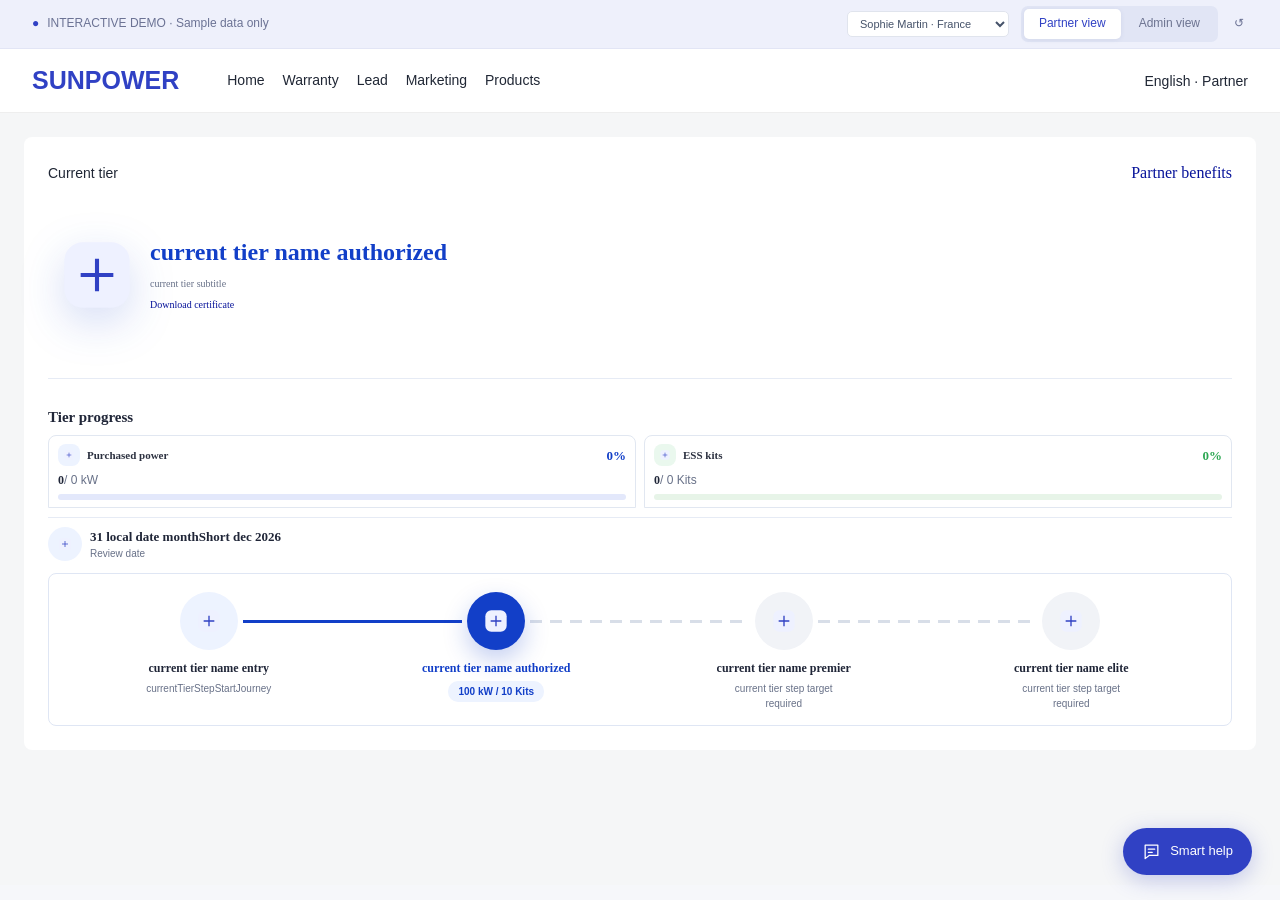
<file: index.html>
<!doctype html><html lang="en"><head><meta charset="utf-8"><meta name="viewport" content="width=device-width,initial-scale=1"><title>SunPower · Knowledge base & Smart help demo</title><link rel="stylesheet" href="tokens.css"><link rel="stylesheet" href="style.css"><link rel="stylesheet" href="admin-mock.css"><link rel="stylesheet" href="admin-ui.css?v=20261028-document-language"></head><body><div id="app"></div><div id="modal-root"></div><div id="toast" role="status"></div><script src="app.js?v=20261028-document-language"></script></body></html>
</file>
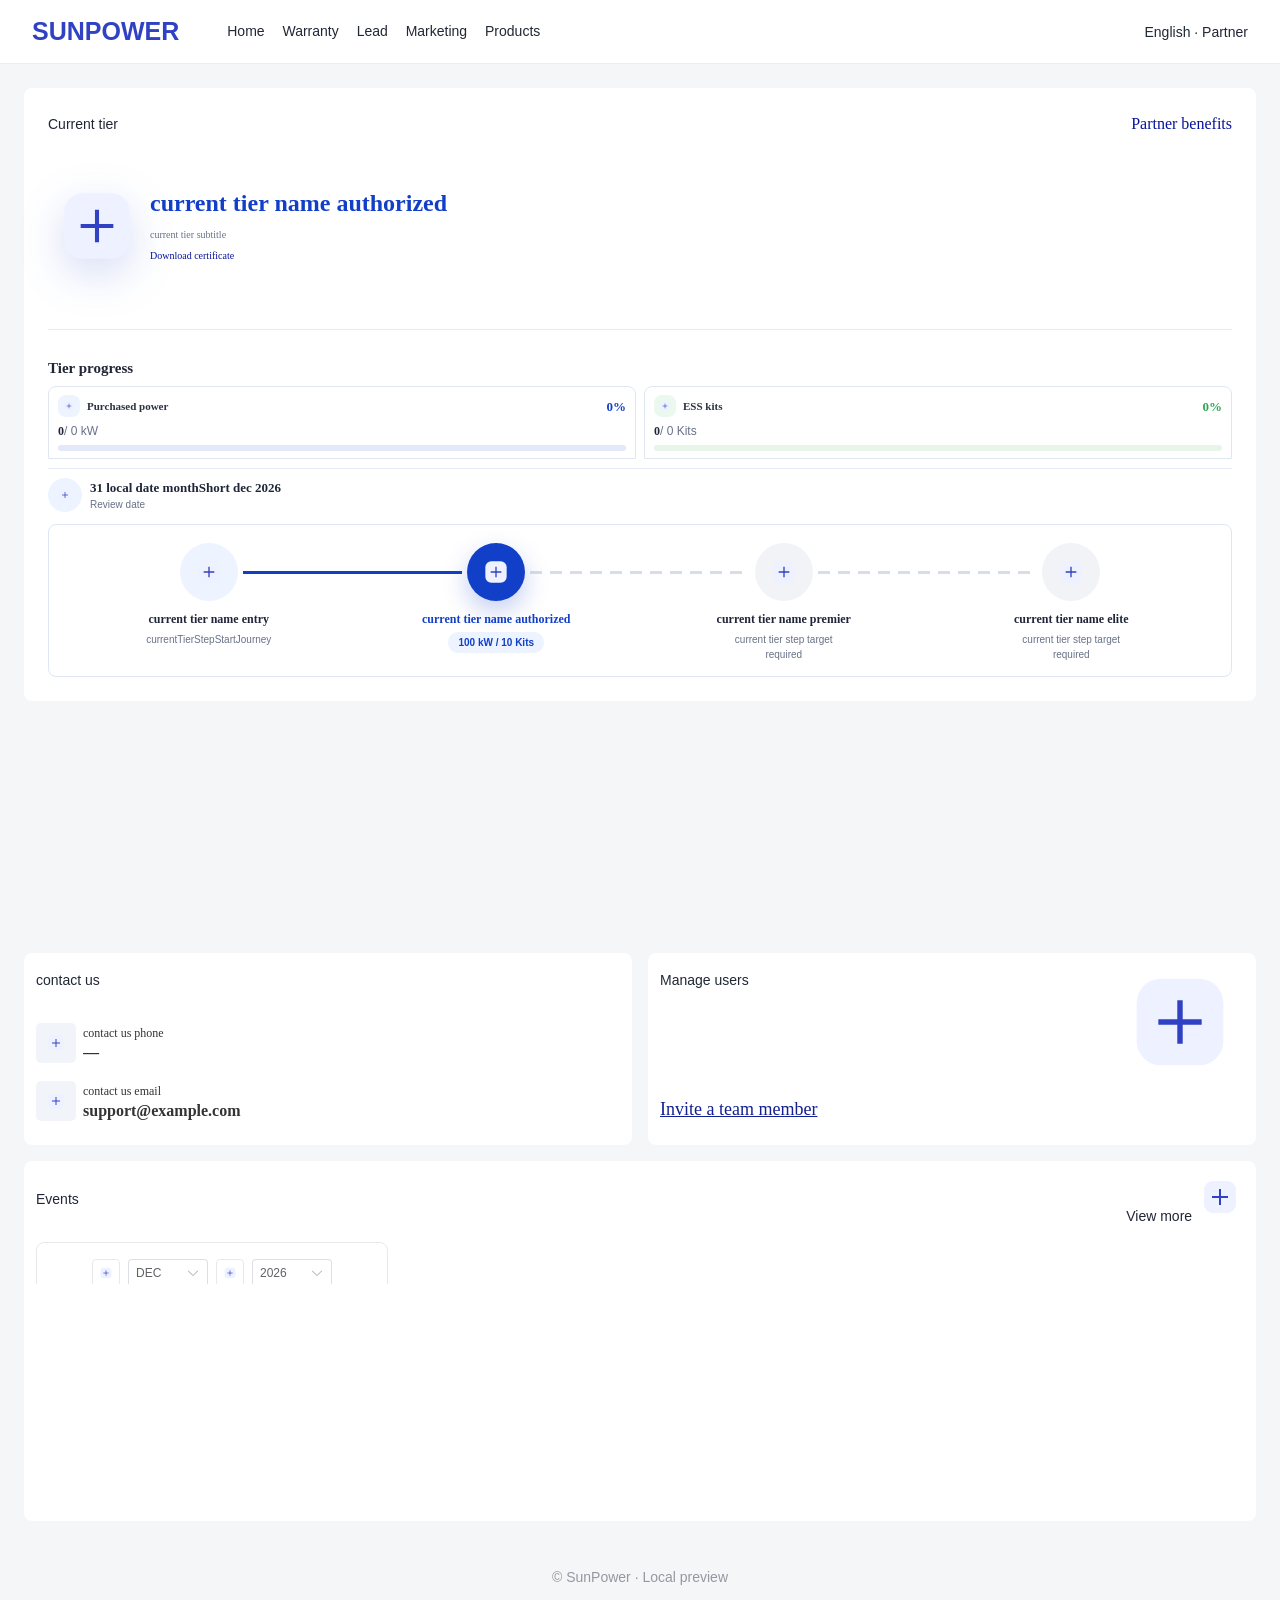
<file: portal/index.html>
<html lang="en"><head><meta charset="UTF-8"><meta name="viewport" content="width=device-width, initial-scale=1">  <script type="module" crossorigin src="./assets/index-DVX97m93.js"></script>
  <link rel="stylesheet" crossorigin href="./assets/index-7f-a1qmH.css">
</head><body><div id="app"></div></body></html>
</file>
<file: tokens.css>
/* Shared Portal UI v2.3 · Web theme. Static prototype adapter; no production component imports. */
:root{
 --ui-font-family:"Lexend Deca",-apple-system,BlinkMacSystemFont,"Segoe UI",Roboto,"PingFang SC","Hiragino Sans GB","Microsoft YaHei","Noto Sans CJK SC","WenQuanYi Micro Hei",Arial,sans-serif;
 --ui-font-weight-regular:400;--ui-font-weight-medium:500;--ui-font-weight-semibold:600;--ui-font-weight-bold:700;
 --el-color-primary:#3041c4;--el-color-primary-rgb:48,65,196;--el-color-primary-light-3:#6e7bd6;--el-color-primary-light-5:#98a1e2;--el-color-primary-light-7:#c1c6ed;--el-color-primary-light-8:#d6d9f3;--el-color-primary-light-9:#eaecf9;--el-color-primary-dark-2:#26359d;
 --color-primary:var(--el-color-primary);--color-link-primary:var(--el-color-primary);--el-font-family:var(--ui-font-family);
 --ui-canvas:#f5f6f8;--ui-surface:#fff;--ui-text:#303744;--ui-secondary:#596579;--ui-placeholder:#667286;--ui-border:#d5dae3;--ui-control-border:#7f8b9e;--ui-divider:#e8ebf0;--ui-readonly:#f4f6fa;--ui-table-header:#e0e4f2;--ui-success:#16734b;--ui-warning:#8c5c08;--ui-danger:#c93535;
 --ui-control-radius:4px;--ui-panel-radius:8px;--ui-control-height:32px;--ui-action-height:32px;--ui-label-gap:6px;--ui-row-gap:16px;--ui-column-gap:24px;--ui-form-padding:16px;--ui-input-padding:12px;
}
.ui-scene-drawer{--ui-control-height:36px;--ui-action-height:36px;--ui-label-gap:9px;--ui-row-gap:18px;--ui-column-gap:27px;--ui-form-padding:27px;--ui-input-padding:13.5px}
.ui-scene-dialog{--ui-control-height:32px;--ui-action-height:32px;--ui-label-gap:8px;--ui-row-gap:16px;--ui-column-gap:24px;--ui-form-padding:24px;--ui-input-padding:12px}
.ui-scene-pagination{--ui-control-height:24px;--ui-action-height:24px}
</file>
<file: style.css>
:root{--blue:#3041c4;--ink:#20283b;--muted:#778093;--line:#e9ecf2;--bg:#f6f7fa}*{box-sizing:border-box}body{margin:0;background:var(--bg);color:var(--ink);font:14px/1.6 -apple-system,BlinkMacSystemFont,"PingFang SC","Microsoft YaHei",sans-serif}button,input,select,textarea{font:inherit}button{cursor:pointer}button:disabled{cursor:not-allowed;opacity:.45}button,input,select,textarea{outline-offset:3px}button:focus-visible,input:focus-visible,select:focus-visible,textarea:focus-visible{outline:2px solid var(--blue)}button{transition:.18s}svg{width:19px;height:19px;vertical-align:middle;fill:none;stroke:currentColor;stroke-width:1.6;stroke-linecap:round;stroke-linejoin:round;flex-shrink:0}.top{height:76px;background:#fff;display:flex;align-items:center;padding:0 32px;border-bottom:1px solid var(--line);gap:40px}.brand{display:flex;gap:17px;align-items:center;white-space:nowrap}.brand b{font-size:26px;color:#172035;font-weight:850;letter-spacing:-2px}.brand span{font-size:20px;font-weight:400;letter-spacing:3px;border-left:1px solid #ccd1db;padding-left:19px}.topnav{display:flex;height:100%;gap:28px}.topnav span{display:flex;align-items:center;color:#798194;font-size:13px}.topnav .active{color:var(--blue);border-bottom:3px solid var(--blue)}.account{margin-left:auto;display:flex;gap:12px;align-items:center;color:#6f788b;font-size:12px}.avatar{width:33px;height:33px;border-radius:50%;background:#eceefa;color:var(--blue);display:inline-flex;align-items:center;justify-content:center;font-weight:650}.demo-bar{height:49px;background:#eef0fb;border-bottom:1px solid #e2e5f5;display:flex;align-items:center;justify-content:space-between;padding:0 32px;font-size:12px;color:#6b7294}.demo-bar .dot{color:var(--blue);margin-right:8px}.seg{display:flex;padding:3px;background:#e1e5f5;border-radius:7px;gap:3px}.seg button{border:0;background:transparent;padding:5px 15px;color:#6c7390;border-radius:5px;font-size:12px}.seg button.active{background:#fff;box-shadow:0 1px 5px #27386713;color:var(--blue)}.layout{display:flex;min-height:calc(100vh - 125px)}aside{width:216px;flex-shrink:0;background:white;border-right:1px solid var(--line);padding:30px 16px}.aside-label{font-size:10px;letter-spacing:1.8px;color:#a4abbb;padding:0 16px 15px}aside button{display:flex;width:100%;align-items:center;gap:12px;padding:12px 16px;margin:3px 0;border:0;background:transparent;border-radius:6px;text-align:left;color:#697386;font-size:13px}aside button.active{background:#eef0fc;color:var(--blue);font-weight:600}.new{font-size:9px;border-radius:3px;background:var(--blue);color:white;padding:1px 5px;margin-left:auto}.aside-foot{margin-top:130px;padding:20px 16px;border-top:1px solid var(--line);font-size:11px;color:#a0a7b6}.workspace{padding:24px 36px 36px;flex:1;min-width:0;max-width:1700px}.crumb{font-size:11px;color:#929bad;margin-bottom:23px;display:flex;gap:12px}.crumb strong{color:#59657b;font-weight:400}.page-title{display:flex;align-items:center;justify-content:space-between;gap:20px;margin-bottom:25px}h1{font-size:25px;letter-spacing:-.5px;margin:0 0 6px;font-weight:650}h2{font-size:16px;margin:0;font-weight:600}h3{font-size:14px;margin:0}p{margin:0}small,.sub{font-size:12px;color:var(--muted)}.btn{display:inline-flex;align-items:center;justify-content:center;gap:7px;border:1px solid #dfe3ec;background:#fff;border-radius:5px;color:#566176;padding:8px 14px;white-space:nowrap;font-size:12px}.btn:hover{border-color:var(--blue);color:var(--blue)}.btn.primary{background:var(--blue);border-color:var(--blue);color:white}.btn.primary:hover{background:#2535a7}.btn svg{width:15px;height:15px}.link{background:none;border:0;padding:4px 3px;color:var(--blue);font-size:12px}.link.danger{color:#c54e55}.row{display:flex;align-items:center;gap:12px}.stats{display:grid;grid-template-columns:repeat(4,1fr);gap:16px;margin-bottom:24px}.stat{background:#fff;border:1px solid var(--line);border-radius:8px;padding:19px 22px}.stat-top{display:flex;align-items:center;justify-content:space-between;font-size:12px;color:#8b93a3}.stat-top svg{color:#a1aac3}.stat-num{font-size:29px;line-height:1.6;font-weight:600;margin-top:5px;letter-spacing:-1px}.stat small{font-size:10px}.card{background:#fff;border:1px solid var(--line);border-radius:8px}.tabs{display:flex;gap:28px;border-bottom:1px solid var(--line);padding:0 23px}.tabs button{padding:16px 0;border:0;background:none;color:#8390a2;font-size:13px;position:relative}.tabs button.active{color:var(--blue);font-weight:600}.tabs button.active:after{content:'';height:2px;background:var(--blue);position:absolute;bottom:-1px;left:0;right:0}.tabs em{font-size:10px;font-style:normal;background:#eef0f7;padding:2px 6px;border-radius:4px;margin-left:5px}.filters{padding:20px 23px;display:flex;align-items:center;justify-content:space-between;gap:12px}.search{position:relative;min-width:210px}.search svg{position:absolute;top:10px;left:11px;width:16px;color:#96a0b3}input,select,textarea{border:1px solid #e0e4ed;background:#fff;color:#46536a;border-radius:5px;padding:9px 11px;font-size:12px}input::placeholder,textarea::placeholder{color:#a6adba}.search input{padding-left:34px;width:260px}select{min-width:125px}.table-scroll{overflow:auto}table{width:100%;border-collapse:collapse;white-space:nowrap;text-align:left}th{background:#f8f9fc;font-size:11px;color:#8a94a5;font-weight:400;padding:13px 23px;border-top:1px solid var(--line);border-bottom:1px solid var(--line)}td{padding:18px 23px;border-bottom:1px solid #f0f2f6;font-size:12px}.filecell{display:flex;align-items:center;gap:12px}.file-icon{width:34px;height:41px;background:#f0f2fd;border:1px solid #e6e9fa;border-radius:5px;display:flex;align-items:center;justify-content:center;color:var(--blue);font-size:8px;font-weight:650;position:relative}.file-icon:after{content:'';position:absolute;right:0;top:0;width:8px;height:8px;border-left:1px solid #dce0f2;border-bottom:1px solid #dce0f2;background:white}.file-name{font-weight:500;color:#3e4a5f;margin-bottom:3px}.filecell small{font-size:10px;color:#9ba3b3}.badge{font-size:10px;display:inline-flex;align-items:center;gap:5px;padding:3px 8px;border-radius:4px;background:#f0f2f7;color:#8b95a6}.badge.green{background:#eaf6f0;color:#38846a}.badge.blue{background:#eef0fc;color:#5a66bc}.badge.amber{background:#fdf5e5;color:#ab8330}.badge.red{background:#fceded;color:#c66565}.badge i{width:4px;height:4px;border-radius:50%;background:currentColor}.table-foot{display:flex;align-items:center;justify-content:space-between;padding:16px 23px;color:#9099a9;font-size:11px}.page{background:var(--blue);color:white;border-radius:4px;padding:3px 9px}.notice{display:flex;gap:9px;background:#f7f8fd;border:1px solid #edf0f8;padding:12px 16px;border-radius:6px;font-size:11px;color:#8490a5;margin-top:17px;align-items:center}.notice svg{width:15px}.bottom{display:flex;justify-content:space-between;font-size:10px;color:#a6adba;padding:24px 0}.hero{border-radius:9px;background:#e9ecf8;padding:34px;min-height:180px;position:relative;overflow:hidden;display:flex;align-items:center;justify-content:space-between;margin-bottom:24px}.hero h2{font-size:23px;letter-spacing:-.5px;margin:7px 0}.hero .sub{color:#6c7699}.eyebrow{font-size:10px;letter-spacing:2px;color:#6d79a3}.hero-art{position:relative;display:grid;place-items:center;width:160px;height:125px;color:#6373bd;background:linear-gradient(140deg,#ffffff70,#dce1fa);border:1px solid #ffffff80;border-radius:70px 15px;transform:rotate(-12deg)}.hero-art svg{width:70px;height:70px;transform:rotate(12deg);stroke-width:1}.front-grid{display:grid;grid-template-columns:1.25fr 1fr;gap:22px}.section-head{padding:20px 23px;display:flex;justify-content:space-between;align-items:center}.quick-grid{display:grid;grid-template-columns:repeat(4,1fr);padding:6px 20px 25px;gap:13px}.quick{border:0;background:none;color:#657086;font-size:11px;text-align:center;padding:10px 0}.quick i{display:grid;place-items:center;margin:0 auto 12px;background:#f2f4fc;color:#5969b2;border-radius:12px;width:43px;height:43px}.resource{padding:16px 23px;border-top:1px solid #f0f2f6;display:flex;align-items:center;justify-content:space-between;gap:12px}.resource p{font-size:12px;color:#5d687c}.resource small{font-size:10px}.front-stats .stat{padding:16px 21px}.welcome-note{color:#9ca5b6;font-size:10px;margin-top:19px}.launcher{position:fixed;bottom:25px;right:28px;z-index:20;border:0;display:flex;align-items:center;gap:9px;background:var(--blue);color:#fff;padding:13px 19px;border-radius:50px;box-shadow:0 5px 22px #3041c444;font-size:13px}.chat{position:fixed;right:28px;bottom:85px;width:386px;height:min(560px,calc(100dvh - 230px));border:1px solid #dfe3f0;background:white;border-radius:14px;box-shadow:0 12px 60px #28366726;z-index:19;display:flex;flex-direction:column;overflow:hidden;animation:slide .22s ease}.chat-head{padding:18px 20px;background:var(--blue);color:white;display:flex;justify-content:space-between;align-items:center}.chat-head small{color:#c7cef6;font-size:10px}.chat-head h3{font-size:14px}.chat-logo{display:grid;place-items:center;width:35px;height:35px;background:#ffffff21;border:1px solid #ffffff35;border-radius:10px}.icon-btn{background:transparent;border:0;color:inherit;padding:4px;display:inline-grid;place-items:center;border-radius:4px}.icon-btn:hover{background:#96a1cb18}.chat-meta{font-size:10px;padding:9px 18px;background:#f8f9fd;color:#8993ab;border-bottom:1px solid var(--line)}.chat-body{flex:1;overflow:auto;padding:20px 18px;scroll-behavior:smooth}.hello{font-size:20px;font-weight:600;letter-spacing:-.6px;margin:0 0 5px}.hello span{color:var(--blue)}.chat-intro{color:#929bad;font-size:11px;margin-bottom:20px;line-height:1.9}.faq-caption{font-size:10px;color:#a0a8b7;margin-bottom:9px}.faq{width:100%;display:flex;justify-content:space-between;align-items:center;border:1px solid #e8ebf3;border-radius:7px;background:#fff;padding:10px 12px;text-align:left;color:#5d6a80;font-size:11px;margin:7px 0}.faq:hover{background:#f7f8fe;border-color:#c6cdeb}.faq svg{width:13px;height:13px;color:#b0b8ca}.msg{margin:14px 0;font-size:12px}.msg.user{display:flex;justify-content:flex-end}.msg.user span{background:#eef0fc;color:#42518f;border-radius:9px 9px 2px 9px;padding:10px 13px;max-width:90%}.msg.bot{background:#f8f9fc;padding:13px;border:1px solid #edf0f5;border-radius:2px 9px 9px 9px;white-space:pre-wrap;line-height:1.9}.source{border-top:1px solid #e4e8f1;margin-top:12px;padding-top:10px;white-space:normal}.source small{display:block;font-size:9px;color:#9aa5b7;margin-bottom:5px}.source button{display:flex;align-items:center;gap:5px;text-align:left;font-size:10px;border:0;background:#fff;border-radius:4px;color:var(--blue);padding:5px 7px;max-width:100%}.source svg{width:12px;height:12px}.chat-form{padding:12px 15px 9px;border-top:1px solid var(--line)}.input-wrap{display:flex;border:1px solid #dfe4ef;border-radius:7px;padding:5px}.input-wrap input{border:0;flex:1;min-width:0;font-size:11px}.send{border:0;background:var(--blue);color:white;width:31px;height:31px;border-radius:5px;display:grid;place-items:center}.send svg{width:15px}.chat-foot{text-align:center;font-size:9px;color:#a7afbd;padding-top:7px}.config-body{padding:25px;max-width:860px}.config-block{padding:0 0 25px;margin-bottom:25px;border-bottom:1px solid var(--line)}.config-block h3{margin-bottom:5px}.fields{display:grid;grid-template-columns:1fr 1fr;gap:20px;margin-top:20px}.field{display:flex;flex-direction:column;gap:7px}.field label{font-size:12px;color:#677287}.field input,.field select{width:100%;min-width:0}.field textarea{min-height:130px;resize:vertical}.wide{grid-column:1/-1}.faq-edit{display:flex;gap:8px;margin-top:10px}.faq-edit input{flex:1;min-width:0}.switch{appearance:none;width:35px!important;height:20px;background:#d5dbea;border:0;padding:0!important;border-radius:20px;position:relative;cursor:pointer}.switch:checked{background:var(--blue)}.switch:before{content:'';position:absolute;top:3px;left:3px;width:14px;height:14px;border-radius:50%;background:white;transition:.15s}.switch:checked:before{left:18px}.test-wrap{display:grid;grid-template-columns:310px 1fr;min-height:440px}.test-left{padding:25px;border-right:1px solid var(--line)}.test-left h3{margin-bottom:12px}.test-right{padding:30px;background:#fafbfe;min-width:0}.test-right .msg{max-width:650px}.test-form{display:flex;gap:9px;margin-top:22px}.test-form input{flex:1;min-width:0}.test-intro{display:grid;place-items:center;text-align:center;height:220px;color:#909aaf}.test-intro svg{width:37px;height:37px;margin-bottom:12px;color:#bac3dc}.test-intro h3{font-size:16px;margin:0 0 7px;color:#626e85}.overlay{position:fixed;inset:0;background:#1f2b4b55;backdrop-filter:blur(3px);z-index:50;display:flex;align-items:center;justify-content:center;padding:20px}.modal{background:#fff;border-radius:11px;width:560px;max-width:100%;max-height:90vh;overflow:auto;box-shadow:0 20px 70px #18294e2b}.modal-head{display:flex;justify-content:space-between;align-items:center;padding:22px 25px;border-bottom:1px solid var(--line)}.modal-body{padding:24px 25px}.modal-foot{display:flex;justify-content:flex-end;gap:10px;border-top:1px solid var(--line);padding:17px 25px}.upload-zone{padding:25px 15px;text-align:center;border:1px dashed #c5cde5;background:#fafbff;border-radius:7px;margin-bottom:20px;color:#7c89a4}.upload-zone svg{color:var(--blue);width:26px;height:26px;margin-bottom:7px}.upload-zone input{display:block;margin:12px auto 0;max-width:100%;border:0;background:transparent}.preview-text{white-space:pre-wrap;line-height:2;color:#5b677e;background:#f8f9fc;border-radius:6px;padding:18px;font-size:13px}.empty{text-align:center;padding:60px 20px;color:#9ca5b5}#toast{position:fixed;left:50%;bottom:30px;transform:translateX(-50%);background:#26334d;color:white;box-shadow:0 5px 20px #14213e20;padding:11px 20px;border-radius:7px;font-size:12px;z-index:90;display:none}@keyframes slide{from{opacity:0;transform:translateY(12px)}to{opacity:1;transform:translateY(0)}}@media(min-width:1500px){.workspace{padding:30px 50px}.chat{width:405px}}@media(max-width:1050px){.topnav{gap:14px}.topnav span:nth-child(n+4){display:none}aside{width:180px}.workspace{padding:24px}.filters{flex-wrap:wrap}.front-grid{grid-template-columns:1fr}.account span{display:none}.stat{padding:15px}.test-wrap{grid-template-columns:240px 1fr}}@media(max-width:700px){.top{padding:0 18px;height:65px}.topnav{display:none}.brand span{font-size:17px}.demo-bar{padding:7px 15px;height:auto;gap:10px}.demo-bar>span{font-size:10px;max-width:48%}.seg button{padding:5px 10px}aside{display:none}.workspace{padding:20px 16px}h1{font-size:22px}.stats{grid-template-columns:repeat(2,1fr);gap:10px}.hero{padding:24px}.hero-art{display:none}.hero h2{font-size:20px}.page-title{align-items:flex-start}.chat{right:12px;bottom:80px;width:calc(100% - 24px);height:min(570px,calc(100dvh - 160px))}.launcher{bottom:20px;right:16px}.front-grid{gap:16px}.filters{padding:16px}.search,.search input{width:100%}.filters>.row{flex-wrap:wrap}.fields{grid-template-columns:1fr}.test-wrap{grid-template-columns:1fr}.test-left{border-right:0;border-bottom:1px solid var(--line)}.bottom span:last-child{display:none}.tabs{gap:24px}.quick-grid{gap:6px}.account{margin-left:auto}.stat-num{font-size:25px}}
.weknora-layout{--blue:#3562ff}.weknora-side{width:230px;background:#fafafa;padding:22px 12px;display:flex;flex-direction:column}.kb-brand{display:flex;align-items:center;gap:9px;margin:0 9px 27px}.kb-brand b{color:#e60012;font-size:27px;letter-spacing:-1px}.kb-brand span{font-size:16px;font-weight:650;color:#272727}.weknora-side button{border-radius:5px;font-size:14px;color:#363b41}.weknora-side button.active{color:#3562ff;background:#eef2ff}.side-conversations{padding:35px 15px;color:#a9adae;font-size:11px}.side-conversations small{color:#a9adae;font-size:10px}.side-conversations p{text-align:center;margin-top:28px}.weknora-side .aside-foot{margin-top:auto;border-top:0}.kb-workspace{padding:30px 42px;background:#fff}.kb-workspace .crumb{margin-bottom:30px}.kb-workspace h1{font-size:25px;color:#262d2c}.shared-label{display:flex;align-items:center;gap:7px;color:#799286;font-size:11px;background:#eff8f3;border:1px solid #e0f0e7;padding:7px 12px;border-radius:5px}.shared-label svg{width:15px;height:15px}.shared-tabs{display:flex;align-items:center;justify-content:space-between;border-bottom:1px solid #edf0ee;margin-top:35px}.shared-tabs .selected{color:#3562ff;display:flex;gap:8px;align-items:center;padding:13px 0;border-bottom:2px solid #3562ff;font-size:13px}.shared-tabs em{font-style:normal;background:#ecf7f1;font-size:10px;border-radius:4px;padding:1px 6px}.library-tools{display:flex;justify-content:space-between;align-items:center;margin:25px 0 20px;color:#9da6a2}.library-tools input{width:270px}.library-grid{display:grid;grid-template-columns:repeat(3,minmax(0,1fr));gap:20px}.library-card{display:block;background:white;border:1px solid #e6ece8;border-radius:9px;text-align:left;padding:24px 22px 0;min-width:0;box-shadow:0 3px 7px #153d2503}.library-card:hover{border-color:#7dd4ab;box-shadow:0 5px 24px #257a4d0e;transform:translateY(-2px)}.library-icon{display:grid;place-items:center;width:43px;height:43px;background:#edf9f2;color:#3562ff;border-radius:10px;margin-bottom:18px}.library-icon svg{width:23px;height:23px}.library-topline{display:flex;justify-content:space-between;align-items:center;gap:7px;flex-wrap:wrap}.library-topline strong{font-size:15px;font-weight:600;color:#333d37}.library-description{display:block;color:#9aa59e;font-size:11px;margin:10px 0 23px;line-height:1.8;min-height:38px}.library-meta{display:flex;align-items:center;gap:7px;font-size:10px;color:#8c9991;margin-bottom:20px}.library-meta svg{width:13px;height:13px}.library-meta i{height:10px;border-left:1px solid #dce5df;margin:0 4px}.library-footer{display:flex;justify-content:space-between;align-items:center;border-top:1px solid #edf1ee;padding:14px 0;font-size:9px;color:#a2aaa5;gap:8px}.library-footer span{display:flex;align-items:center;gap:4px}.library-footer svg{height:12px;width:12px}.library-footer span:last-child{color:#3562ff}.back-libraries{font-size:11px;margin:0 0 18px}.kb-workspace .page-title h1 .badge{vertical-align:middle;letter-spacing:0}.new-dialog{max-width:810px;margin:auto;min-height:calc(100vh - 290px);display:flex;flex-direction:column}.dialog-scope{font-size:11px;color:#86988c;text-align:center;background:#f6faf7;padding:9px;border-radius:6px}.dialog-scope svg{width:14px;height:14px;margin-right:6px}.dialog-messages{flex:1;padding:20px 0}.dialog-welcome{text-align:center;padding:45px 30px 35px}.welcome-spark{width:52px;height:52px;border-radius:15px;background:#edf2ff;display:grid;place-items:center;color:#3562ff;margin:0 auto 19px}.welcome-spark svg{width:28px;height:28px}.dialog-welcome h1{font-size:27px;margin-bottom:10px}.dialog-faqs{max-width:500px;margin:30px auto 0}.dialog-faqs .faq{border-color:#e5eee8;padding:13px 15px;font-size:12px;color:#6c8073}.new-dialog-form{border:1px solid #cde3d5;border-radius:10px;padding:12px 15px;box-shadow:0 4px 20px #416d4d08}.new-dialog-form textarea{resize:vertical;width:100%;min-height:70px;border:0;padding:5px;background:transparent;font-size:13px}.new-dialog-form .sub{font-size:10px}.new-dialog-form svg{width:14px;height:14px}.new-dialog-form .send{background:#3562ff}.kb-workspace .badge.green{background:#ecf8f0;color:#28a46e}.kb-workspace .btn.primary{background:#3562ff;border-color:#3562ff}.kb-workspace .link{color:#3562ff}.kb-workspace .link.danger{color:#c54e55}.kb-workspace .msg.user span{background:#eef2ff;color:#3555aa}.kb-workspace .source button{color:#3562ff}@media(max-width:1050px){.library-grid{grid-template-columns:1fr 1fr}.kb-workspace{padding:25px}.weknora-side{width:195px}}@media(max-width:700px){.weknora-side{display:flex;width:100%;padding:10px 15px;flex-direction:row;gap:8px;border-bottom:1px solid var(--line)}.weknora-layout{flex-direction:column}.weknora-side button{width:auto;margin:0}.weknora-side .kb-brand,.weknora-side .side-conversations,.weknora-side .aside-foot{display:none}.kb-workspace{padding:22px 16px}.library-grid{grid-template-columns:1fr}.library-description{min-height:0}.shared-tabs{margin-top:20px;gap:12px}.shared-tabs>.sub{font-size:9px}.library-tools input{width:100%}.library-tools{gap:15px}.library-tools small{white-space:nowrap;font-size:10px}.dialog-welcome{padding:35px 0 20px}.dialog-welcome h1{font-size:23px}.new-dialog{min-height:65vh}}
.portal-context{margin:auto}.demo-bar select{max-width:225px;font-size:11px;padding:5px 8px;background:#fff}.kb-workspace h1{font-size:23px}.updated-cell{color:#8d97a8;font-size:11px}.doc-actions{gap:8px}.kb-workspace td,.kb-workspace th{padding:15px 18px}.file-name{white-space:normal;min-width:150px;max-width:300px}.scope-section{margin-top:22px}.scope-title{font-size:12px;font-weight:600;color:#59677a;display:block;margin-bottom:9px}.scope-options{display:flex;gap:22px;font-size:12px;color:#66778b}.scope-options label,.scope-check{display:flex;align-items:center;gap:8px}.scope-list{margin-top:13px;background:#f8faf9;border:1px solid #e5ede8;border-radius:6px;padding:12px 15px;display:flex;flex-direction:column;gap:10px}.scope-list[hidden]{display:none}.scope-check{font-size:12px;color:#5c6e61}.scope-check input,.scope-options input{accent-color:#3562ff}.kb-workspace .config-body{max-width:920px}.config-block .notice{line-height:1.8}@media(max-width:1050px){.demo-bar>.row{gap:8px}.demo-bar select{max-width:185px}.demo-bar>span{max-width:35%;font-size:10px}.seg button{padding:5px 10px}}@media(max-width:700px){.demo-bar{flex-wrap:wrap;justify-content:center}.demo-bar>span{max-width:100%;width:100%;text-align:center}.demo-bar>.row{width:100%;justify-content:center}.demo-bar select{max-width:175px}.scope-options{gap:13px;flex-wrap:wrap}.page-title{flex-wrap:wrap}.kb-workspace h1{font-size:21px}.doc-actions{gap:5px}}
.filters>.row{flex-wrap:wrap;min-width:0;max-width:100%}.filters .search{flex:1;min-width:190px}.filters .search input{width:100%}.filters select{max-width:100%}@media(min-width:701px) and (max-width:1100px){.weknora-layout .stats{grid-template-columns:repeat(2,minmax(0,1fr))}}

.launcher{touch-action:none;user-select:none;-webkit-user-select:none;cursor:grab;max-width:calc(100vw - 24px)}.launcher.dragging{cursor:grabbing;transition:none}.chat{max-width:calc(100vw - 24px)}
</file>
<file: admin-mock.css>
/* Based on sunpower-portal-admin HeaderEU/SidebarEu (48px horizontal navigation),
   TagsView and materials list structure. New knowledge-center content is a local mock. */
.admin-mode{--blue:#3562ff;--bg:#f5f6f7;--ink:#333;--line:#e8eaee;background:var(--bg);font-family:Arial,sans-serif;font-size:14px}
.sunpower-admin-header{height:48px;display:flex;align-items:center;background:#eff1f6;box-shadow:0 1px 4px #00152914;padding:0 20px;gap:26px;white-space:nowrap}.admin-logo{font-size:21px;font-weight:800;letter-spacing:1px;color:#1d2b49;display:flex;align-items:center;gap:12px}.admin-logo span{font-size:9px;letter-spacing:1px;color:#858c9b;border-left:1px solid #cdd1db;padding-left:12px}.sunpower-admin-header nav{display:flex;align-items:center;gap:24px;height:48px;flex:1;overflow:auto;font-size:12px}.sunpower-admin-header nav>*{height:48px;display:flex;align-items:center;font-weight:400;flex-shrink:0}.sunpower-admin-header nav strong{border-bottom:2px solid #3562ff;color:#3562ff;font-weight:600}.admin-profile{display:flex;align-items:center;gap:13px;font-size:12px}.admin-profile .avatar{width:26px;height:26px;background:#dce4ff;color:#3562ff;font-style:normal}.admin-tags{height:36px;background:#fff;display:flex;align-items:center;gap:10px;padding:0 16px;border-bottom:1px solid #eee;font-size:12px}.admin-home-tag{padding:0 10px;border-right:1px solid #eee}.admin-current-tag{display:flex;align-items:center;gap:24px;border:1px solid #d9e3ff;background:#f0f5ff;color:#3562ff;border-radius:3px;padding:2px 10px}.admin-mock-label{margin-left:auto;color:#999;font-size:11px}.admin-page-breadcrumb{padding:16px 24px;font-size:12px;color:#777;display:flex;gap:12px}.admin-page-breadcrumb span{color:#bbb}.admin-content{display:flex;margin:0 20px 24px;background:transparent;min-height:calc(100vh - 200px);gap:16px}.admin-kb-nav{width:190px;flex-shrink:0;background:#fff;border-radius:4px;padding:18px 10px;display:flex;flex-direction:column}.admin-kb-nav h2{font-size:14px;font-weight:600;margin:0 12px 20px}.admin-kb-nav button{border:0;background:transparent;padding:12px 14px;display:flex;align-items:center;gap:10px;text-align:left;color:#606266;border-radius:4px;margin-bottom:5px;font-size:13px}.admin-kb-nav button.active{background:#edf2ff;color:#3562ff}.admin-library-note{margin-top:auto;border-top:1px solid #eee;padding:18px 12px 0;font-size:11px;color:#999}.admin-library-note strong{font-size:12px;color:#606266;font-weight:400}.admin-kb-main.workspace{padding:0;max-width:none;width:100%;min-width:0}.admin-page-heading{display:flex;gap:16px;align-items:center;padding:14px 20px;background:white;border-radius:4px 4px 0 0}.admin-page-heading h1{font-size:16px;margin:0;font-weight:600}.admin-page-heading .sub{font-size:12px}.admin-content-tabs{display:flex;gap:24px;padding:0 20px;background:white;border-bottom:1px solid #eee;margin-bottom:16px}.admin-content-tabs button{border:0;background:none;padding:12px 0;color:#606266;font-size:13px}.admin-content-tabs button.active{border-bottom:2px solid #3562ff;color:#3562ff}.admin-mode .card{border:0;border-radius:4px;box-shadow:none}.admin-list-title{padding:16px 20px;display:flex;align-items:center;justify-content:space-between;border-bottom:1px solid #eee;gap:16px}.admin-list-title h2{font-size:14px;margin:0}.admin-mode .btn{border-radius:4px;padding:6px 13px;font-size:12px;min-height:32px}.admin-mode .btn.primary{background:#3562ff;border-color:#3562ff}.admin-mode .filters{padding:18px 20px;background:#fff;align-items:center;gap:12px}.admin-mode input,.admin-mode select,.admin-mode textarea{border-radius:4px;font-size:12px}.admin-mode .filters select{padding:7px 10px}.admin-mode .table-scroll{border-top:1px solid #eee}.admin-mode th{background:#f5f7fa;color:#606266;font-weight:500;font-size:12px}.admin-mode td{font-size:12px}.admin-mode .file-icon{border-radius:4px;width:32px;height:38px;font-size:9px}.admin-mode .file-name{font-size:13px;font-weight:400}.admin-mode .badge{border-radius:4px;font-size:11px}.admin-mode .table-foot{font-size:12px;border-top:1px solid #eee}.admin-mode .notice{background:#ecf4ff;color:#60738d;border-radius:4px;font-size:12px;margin-top:16px}.admin-mode .scope-list{background:#fafbfc;border-color:#e5e7eb}.admin-mode .scope-check{color:#606266}.admin-mode .sub{color:#909399}.admin-mode .config-body{padding:24px;max-width:1000px}.admin-mode .new-dialog{background:#fff;border-radius:4px;margin:0;min-height:calc(100vh - 205px)}.admin-mode .new-dialog-form{border-radius:4px}.admin-mode .link{color:#3562ff}.admin-mode .link.danger{color:#f56c6c}.admin-mode .demo-bar{height:42px;font-size:10px}
@media(max-width:1100px){.admin-logo span{display:none}.sunpower-admin-header{gap:18px;padding:0 16px}.sunpower-admin-header nav{gap:18px}.admin-profile>span:last-child{display:none}.admin-kb-nav{width:160px}.admin-content{margin:0 12px 20px;gap:12px}.admin-list-title{flex-wrap:wrap}}
@media(max-width:700px){.admin-profile{display:none}.sunpower-admin-header nav{gap:16px}.admin-logo{font-size:17px}.admin-content{flex-direction:column}.admin-kb-nav{width:100%;flex-direction:row;gap:10px;padding:8px}.admin-kb-nav h2,.admin-library-note{display:none}.admin-kb-nav button{margin:0;padding:9px}.admin-mock-label{display:none}.admin-page-heading{flex-wrap:wrap;gap:4px}.admin-page-heading .sub{width:100%}.admin-page-breadcrumb{padding:12px}.admin-mode .config-body{padding:16px}.admin-mode .demo-bar{height:auto;min-height:49px}}
.admin-mode .admin-page-heading{margin-bottom:16px;border-radius:4px}.admin-mode .admin-kb-nav button{white-space:nowrap;font-size:12px;padding-left:10px;padding-right:8px}.admin-mode .admin-kb-nav button svg{width:17px;height:17px}@media(max-width:700px){.admin-kb-nav{flex-wrap:wrap}.admin-kb-nav button{flex:1 1 45%}}
.file-picker{display:flex;position:relative;align-items:center;justify-content:center;gap:12px;margin:18px auto 0;cursor:pointer;max-width:100%}.file-picker input[type=file]{position:absolute;inset:0;width:100%;height:100%;opacity:0;cursor:pointer}.file-picker:focus-within{outline:2px solid #3562ff;outline-offset:4px}#selected-file-name{font-size:12px;overflow-wrap:anywhere;min-width:0}.publication-control{display:flex;align-items:center;gap:8px;white-space:nowrap}.publication-switch{border:0;border-radius:20px;width:40px;height:22px;background:#c4c9d3;position:relative;padding:2px;text-align:left;flex-shrink:0}.publication-switch.on{background:#3562ff}.publication-switch span{display:flex;align-items:center;justify-content:center;width:18px;height:18px;background:#fff;border-radius:50%;font-size:12px;color:#8d95a5;transition:transform .15s}.publication-switch.on span{transform:translateX(18px);color:#3562ff}.publication-control small{font-size:11px;color:#606266}.admin-mode .config-body{padding-bottom:90px;max-width:none}.settings-save-bar{position:fixed;bottom:0;left:226px;right:20px;background:white;border-top:1px solid #e6e8ed;box-shadow:0 -3px 12px #12203308;padding:14px 24px;display:flex;align-items:center;justify-content:flex-end;gap:18px;z-index:80}.directory-search{display:flex;flex-direction:column;gap:8px;font-size:12px;font-weight:500}.directory-search input{width:100%;padding:9px 12px;border:1px solid #ddd}.directory-results{max-height:210px;overflow-y:auto;display:flex;flex-direction:column;gap:12px;padding:10px 0}.scope-list[hidden]{display:none!important}.record-detail{margin:0}.record-detail dt{font-size:12px;color:#909399;margin:16px 0 6px}.record-detail dd{margin:0;white-space:pre-wrap;overflow-wrap:anywhere}.admin-mode .table-scroll table{min-width:900px}.admin-mode .filters>input{padding:9px 12px;border:1px solid #dcdfe6;min-width:200px}@media(max-width:1100px){.settings-save-bar{left:184px;right:12px}}@media(max-width:700px){.settings-save-bar{left:12px;right:12px;padding:12px 16px}.publication-control{gap:5px}}
</file>
<file: admin-ui.css>
/* Portal Admin UI v1.3: scoped adaptation for this local knowledge-center mock. */
body.admin-mode{--blue:#3562FF;--bg:#F5F6F8;--ink:#303744;--line:#D5DAE3;--ui-primary-hover:#2852E8;--ui-divider:#E8EBF0;background:var(--bg);color:var(--ink);font-family:"LexendDeca-light",-apple-system,BlinkMacSystemFont,"Segoe UI","PingFang SC","Microsoft YaHei",sans-serif;font-size:14px;line-height:20px}
.admin-mode .admin-tags{height:38px}.admin-mode .admin-content{margin:0 16px 16px;gap:16px}.admin-mode .admin-page-breadcrumb{padding:16px;color:#596579;flex-wrap:wrap}.admin-mode .admin-kb-nav,.admin-mode .card,.admin-mode .admin-page-heading{border-radius:8px}.admin-mode .admin-page-heading{padding:16px;gap:16px}.admin-mode .admin-page-heading h1{font-size:18px;line-height:26px;font-weight:600}.admin-mode .admin-list-title{padding:16px;border-color:var(--ui-divider)}.admin-mode .admin-list-title h2,.admin-mode .config-block h3{font-size:16px;line-height:24px;font-weight:600}.admin-mode .sub,.admin-mode small,.admin-mode .admin-library-note,.admin-mode .updated-cell,.admin-mode .table-foot{font-size:12px;line-height:20px;color:#687386}.admin-mode .admin-kb-nav button{font-size:14px;line-height:20px;white-space:normal}.admin-mode .admin-kb-nav button.active{background:#EBEFFF;color:#2852E8}.admin-mode svg{width:16px;height:16px}
.admin-mode :is(button,input,select,textarea):focus-visible{outline:2px solid #3562FF;outline-offset:2px}.admin-mode :is(input,select,textarea):not([type=checkbox]):not([type=radio]):not([type=file]){border:1px solid #7F8B9E;border-radius:4px;color:#303744;box-sizing:border-box}.admin-mode :is(input,select,textarea)::placeholder{color:#667286}.admin-mode :is(input,select,textarea):hover{border-color:#687386}.admin-mode input[readonly]{background:#F4F6FA}.admin-mode .btn{border:1px solid #7F8B9E;color:#303744;background:#fff;font-size:14px;line-height:20px;min-height:32px;height:32px;padding:0 12px;display:inline-flex;align-items:center;justify-content:center;gap:8px;border-radius:4px}.admin-mode .btn.primary{background:#3562FF;color:#fff;border-color:#3562FF}.admin-mode .btn.primary:hover{background:#2852E8;border-color:#2852E8}.admin-mode .btn.primary:active{background:#2146C7}.admin-mode .link{color:#2852E8;font-size:12px;line-height:20px}.admin-mode .link.danger{color:#C93535}.admin-mode .filters>button[data-action=clearfilters]{border:1px solid #3562FF;color:#3562FF;background:white}.admin-mode .filters>button[data-action=clearfilters]:hover{color:#2852E8;border-color:#2852E8;background:#EBEFFF}.admin-mode .admin-list-title .btn{height:24px;min-height:24px;font-size:12px;padding:0 8px}.admin-mode .admin-list-title .row{gap:8px;flex-wrap:wrap;justify-content:flex-end}
.admin-mode .filters{padding:16px;gap:16px 24px}.admin-mode .filters>.row{gap:16px 24px}.admin-mode .filters .search{height:32px;min-width:200px;border:1px solid #7F8B9E;border-radius:4px;padding:0 12px;display:flex;align-items:center}.admin-mode .filters .search input{height:30px;min-height:0;padding:0;border:0!important;background:transparent;font-size:12px;line-height:20px}.admin-mode .filters :is(select,input):not(.search input){height:32px;min-height:32px;padding:0 12px;font-size:12px;line-height:20px}.admin-mode .filters>button[data-action=clearfilters]{height:32px;padding:0 12px;border-radius:4px;font-size:12px}.admin-mode .filters input{min-width:0}.admin-mode .table-scroll{border-top:1px solid #D5DAE3;border-radius:0}.admin-mode .table-scroll table{font-size:12px;line-height:20px;font-variant-numeric:tabular-nums}.admin-mode .kb-workspace th{height:32px;padding:6px 12px;background:#E0E4F2;color:#303744;font-size:12px;font-weight:600;line-height:20px}.admin-mode .kb-workspace td{height:40px;padding:10px 12px;border-bottom:1px solid #E8EBF0;font-size:12px;line-height:20px;background:#fff}.admin-mode .kb-workspace tbody tr:nth-child(even) td{background:#F8F9FB}.admin-mode .kb-workspace tbody tr:hover td{background:#E9EDFD}.admin-mode .kb-workspace :is(th,td):last-child{position:sticky;right:0;z-index:1;box-shadow:-3px 0 5px #1d274008;min-width:150px}.admin-mode .kb-workspace .doc-actions{gap:8px;flex-wrap:wrap}.admin-mode .file-name{font-size:12px;line-height:20px}.admin-mode .badge{font-size:12px;line-height:18px;border-radius:4px}.admin-mode .badge.green{background:#EDF8F1;color:#16734B}.admin-mode .badge.red{background:#FFF0F0;color:#C93535}.admin-mode .badge.amber{background:#FFF7E6;color:#8C5C08}.admin-mode .publication-switch{width:32px;height:18px;padding:2px}.admin-mode .publication-switch span{width:14px;height:14px;font-size:10px}.admin-mode .publication-switch.on span{transform:translateX(14px)}.admin-mode .publication-control small{font-size:12px}.admin-mode .table-foot{padding:12px 16px;gap:12px;flex-wrap:wrap}.admin-mode .table-foot .page{height:24px;min-width:24px;line-height:24px;padding:0 6px}
.admin-mode .config-body{padding:27px 27px 96px}.admin-mode .config-block{padding-bottom:27px;margin-bottom:27px;border-color:#E8EBF0}.admin-mode .faq-edit{margin-top:18px}.admin-mode .config-body .faq-edit input,.admin-mode .config-body .directory-search input{height:36px;min-height:36px;padding:0 13.5px;font-size:14px;line-height:20px}.admin-mode .directory-search{font-size:14px;line-height:20px;gap:9px}.admin-mode .scope-list{background:#F4F6FA;border-color:#D5DAE3}.admin-mode .scope-check,.admin-mode .scope-options,.admin-mode .scope-title{font-size:14px;line-height:20px;color:#596579}.admin-mode .scope-check input,.admin-mode .scope-options input{width:16px;height:16px}.admin-mode .settings-save-bar{left:222px;right:16px;min-height:64px;padding:14px 24px;border-color:#E8EBF0}.admin-mode .settings-save-bar .btn{height:36px;min-height:36px}.admin-mode .notice{background:#EEF3FF;color:#315DC4;border-color:#D5DAE3;font-size:12px;line-height:20px}
.admin-mode .overlay{background:rgba(24,31,48,.40);backdrop-filter:none;padding:24px 16px;z-index:100}.admin-mode .ui-scene-dialog{width:632px;max-width:calc(100vw - 32px);max-height:calc(100dvh - 48px);border-radius:8px;box-shadow:0 12px 40px rgba(29,39,64,.16);display:flex;flex-direction:column;overflow:hidden}.admin-mode .ui-confirm-dialog{width:400px}.admin-mode .ui-scene-dialog .modal-head{padding:24px;flex-shrink:0;border-color:#E8EBF0}.admin-mode .ui-scene-dialog .modal-head h2{font-size:18px;line-height:26px;font-weight:600;margin:0}.admin-mode .ui-scene-dialog .icon-btn{width:32px;height:32px;flex-shrink:0}.admin-mode .ui-scene-dialog .modal-body{padding:24px;overflow:auto;min-height:0;font-size:14px;line-height:20px}.admin-mode .ui-scene-dialog .modal-foot{height:64px;box-sizing:border-box;padding:15px 24px 16px;gap:8px;flex-shrink:0;border-color:#E8EBF0}.admin-mode .ui-scene-dialog .fields{gap:16px 24px;margin-top:24px}.admin-mode .ui-scene-dialog .field{gap:8px}.admin-mode .ui-scene-dialog .field label{font-size:14px;line-height:20px;color:#303744}.admin-mode .ui-scene-dialog .field :is(input,select){height:32px;min-height:32px;padding:0 12px;font-size:14px;line-height:20px}.admin-mode .ui-scene-dialog .field textarea{min-height:96px;padding:8px 12px;font-size:14px;line-height:20px}.admin-mode .ui-scene-dialog .btn{height:32px;min-height:32px;font-size:14px}.admin-mode .ui-scene-dialog .upload-zone{padding:24px}.admin-mode .ui-scene-dialog .upload-zone small{font-size:12px;line-height:20px}
@media(max-width:1100px){.admin-mode .settings-save-bar{left:192px;right:16px}}@media(max-width:700px){.admin-mode .settings-save-bar{left:16px;right:16px}.admin-mode .config-body{padding:27px 18px 96px}.admin-mode .admin-page-heading{align-items:flex-start}.admin-mode .admin-page-heading .sub{width:100%}.admin-mode .admin-list-title .row{width:100%}.admin-mode .filters>input,.admin-mode .filters>select{width:100%;min-width:0}.admin-mode .admin-kb-nav button{font-size:12px}.admin-mode .file-picker{flex-wrap:wrap}}
.admin-mode #single-title-field[hidden]{display:none}.admin-mode .batch-file{padding:12px 0;border-bottom:1px solid #E8EBF0;min-width:0;overflow-wrap:anywhere}.admin-mode .batch-filename{display:flex;align-items:center;gap:8px;flex-wrap:wrap;font-size:14px;line-height:20px}.admin-mode .batch-file label{display:block;font-size:14px;line-height:20px;margin:16px 0 8px}.admin-mode .batch-file input{height:32px;width:100%;padding:0 12px;font-size:14px}.admin-mode .batch-error{color:#C93535;font-size:12px;line-height:20px;margin:4px 0 0}.admin-mode .batch-success{color:#16734B;font-size:12px;line-height:20px;margin:4px 0 0}
.admin-mode .document-size{white-space:nowrap;font-variant-numeric:tabular-nums}.admin-mode .admin-documents .file-name{white-space:nowrap;overflow:hidden;text-overflow:ellipsis;max-width:320px}.admin-mode .admin-documents td:first-child{max-width:360px}
.admin-mode .scope-dropdown{position:relative;margin-top:12px;min-width:0}.admin-mode .scope-dropdown[hidden],.admin-mode .directory-popup[hidden]{display:none!important}.admin-mode .directory-trigger{width:100%;height:36px;min-height:36px;border:1px solid #7F8B9E;border-radius:4px;background:#fff;padding:0 13.5px;display:flex;align-items:center;gap:8px;text-align:left;font-size:14px;line-height:20px;color:#303744}.admin-mode .directory-trigger[aria-expanded=true]{border-color:#3562ff}.admin-mode .directory-value{min-width:0;flex:1;display:flex;align-items:center;gap:4px;overflow:hidden;white-space:nowrap}.admin-mode .directory-chip{background:#F4F6FA;border-radius:4px;padding:0 6px;max-width:32%;overflow:hidden;text-overflow:ellipsis;line-height:22px;font-size:12px;min-width:0}.admin-mode .directory-more{font-size:12px;flex-shrink:0}.admin-mode .directory-placeholder{color:#667286}.admin-mode .directory-arrow{font-size:16px;flex-shrink:0;color:#596579}.admin-mode .directory-popup{position:absolute;top:calc(100% + 4px);left:0;right:0;z-index:90;border:1px solid #D5DAE3;border-radius:8px;background:#fff;padding:12px;box-shadow:0 12px 40px #1d274029}.admin-mode .directory-popup.above{top:auto;bottom:calc(100% + 4px)}.admin-mode .directory-popup .directory-search{font-size:12px;line-height:20px;gap:6px}.admin-mode .directory-popup .directory-search input{height:32px;min-height:32px;font-size:12px;padding:0 12px}.admin-mode .directory-popup .directory-results{max-height:200px;gap:0;padding:8px 0 0}.admin-mode .directory-popup .scope-check{padding:6px 8px;font-size:12px;line-height:20px;min-height:32px;border-radius:4px}.admin-mode .directory-popup .scope-check:hover{background:#EBEFFF}.admin-mode .directory-popup .scope-check input{flex-shrink:0}.admin-mode .directory-popup .scope-check:has(input:checked){color:#2852e8}
</file>
